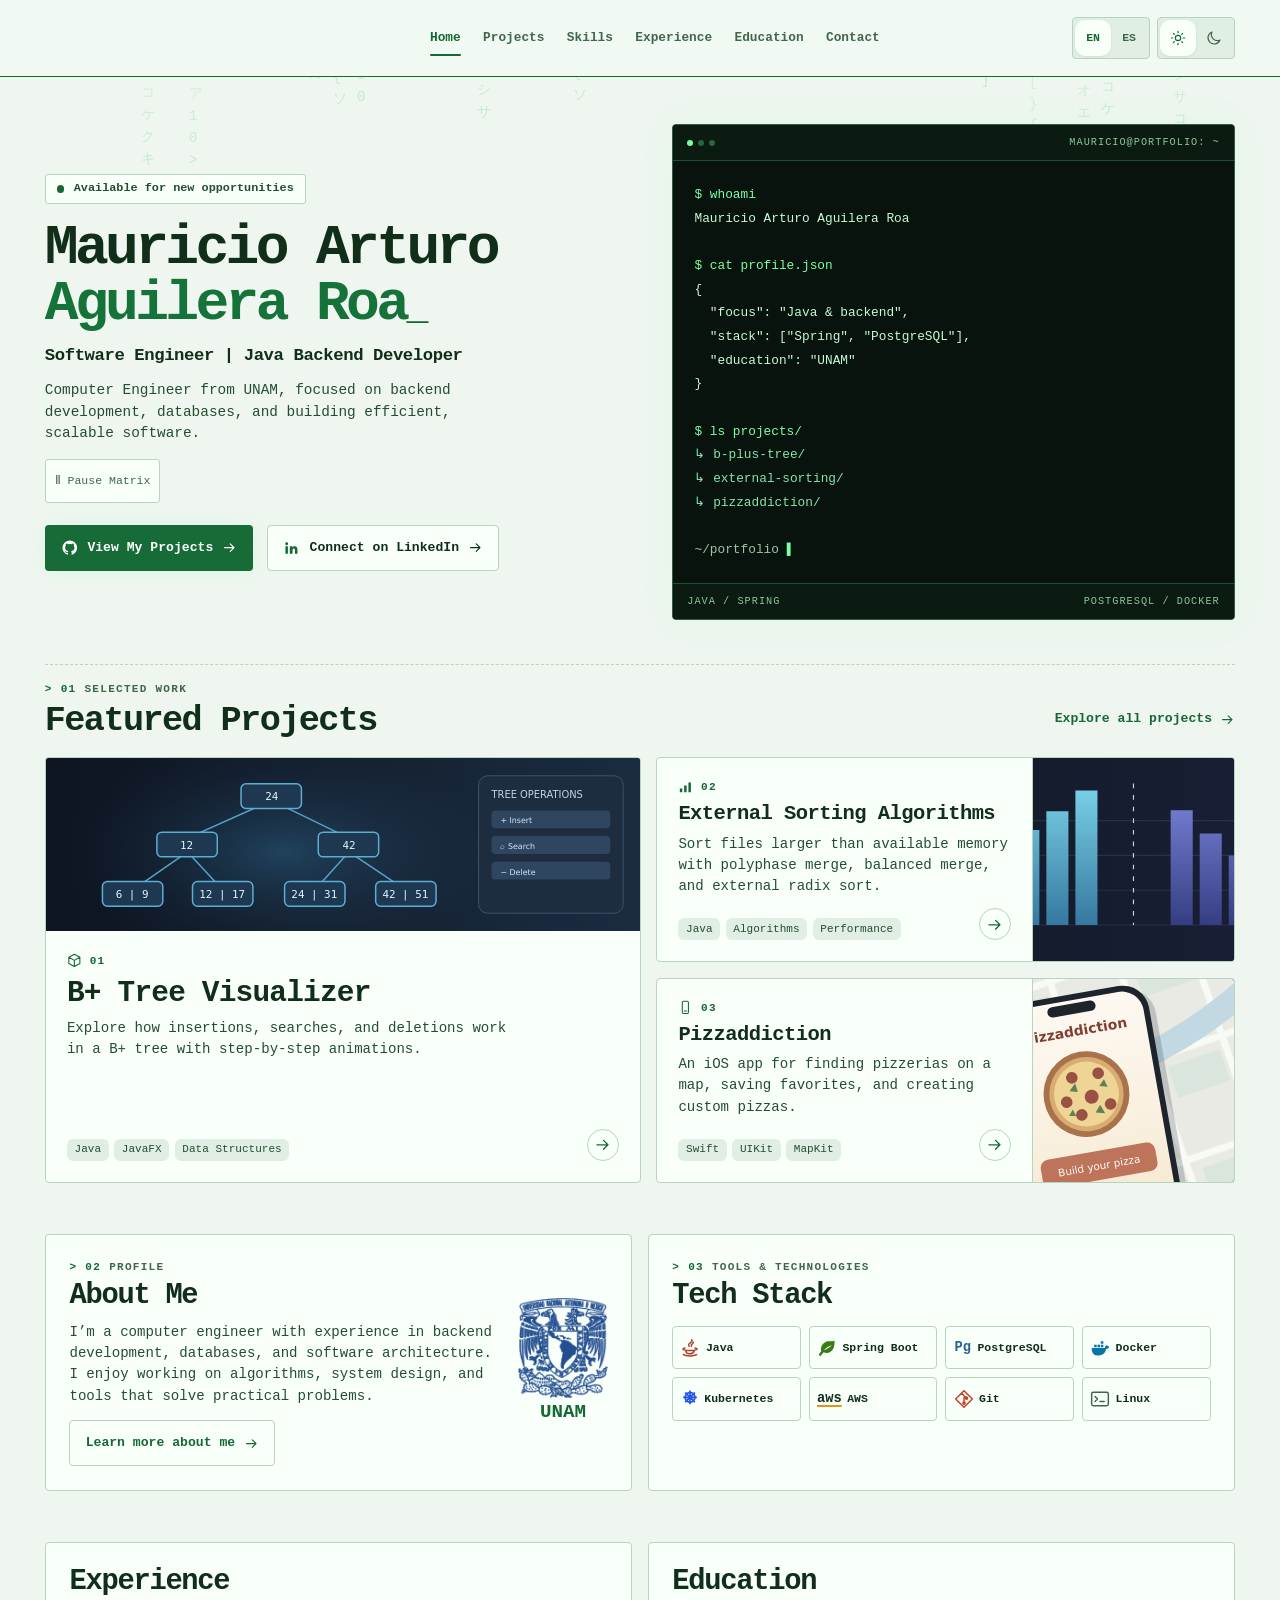
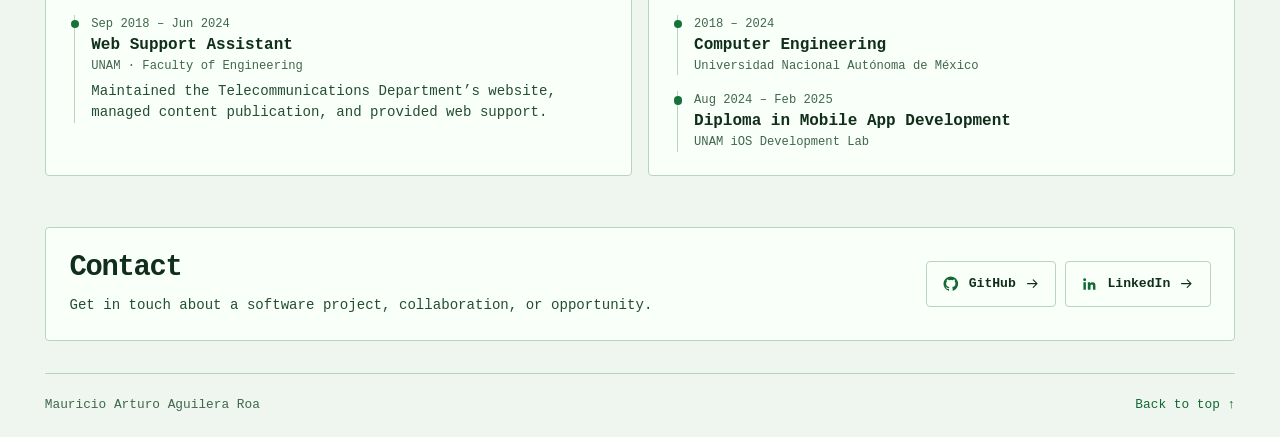
<file: index.html>
<!doctype html>
<html lang="en">
<head>

  <meta charset="utf-8">
  <meta name="viewport" content="width=device-width, initial-scale=1">
  <meta name="color-scheme" content="light dark">
  <title>Mauricio Aguilera Roa | Java Backend Developer</title>
  <meta name="description" content="Software portfolio of Mauricio Arturo Aguilera Roa, a computer engineer from UNAM. Explore Java, backend development, algorithms, and iOS projects.">
  <meta property="og:type" content="website">
  <meta property="og:locale" content="en_US">
  <meta property="og:title" content="Mauricio Aguilera Roa | Java Backend Developer">
  <meta property="og:description" content="Software portfolio of Mauricio Arturo Aguilera Roa, a computer engineer from UNAM. Explore Java, backend development, algorithms, and iOS projects.">
  <meta name="twitter:card" content="summary">
  <link rel="icon" href="assets/favicon.svg" type="image/svg+xml">
  <script>
    try {
      const theme = localStorage.getItem("portfolio-theme");
      if (theme === "light" || theme === "dark") document.documentElement.dataset.theme = theme;
    } catch {}
  </script>
  <link rel="stylesheet" href="assets/styles.css">
  <script type="application/ld+json">
    {"@context":"https://schema.org","@type":"Person","name":"Mauricio Arturo Aguilera Roa","jobTitle":"Software Engineer | Java Backend Developer","sameAs":["https://github.com/MauricioART","https://www.linkedin.com/in/arturo-aguilera-roa-47a8821b5"],"knowsAbout":["Java","Spring Boot","PostgreSQL","Data structures","Algorithms"]}
  </script>
  <script src="assets/navigation.js" defer></script>
</head>
<body>
  <svg class="icon-library" xmlns="http://www.w3.org/2000/svg" aria-hidden="true">
    <symbol id="i-home" viewBox="0 0 24 24"><path d="m3 10 9-7 9 7M5 9v12h5v-7h4v7h5V9"/></symbol>
    <symbol id="i-stack" viewBox="0 0 24 24"><path d="m12 3 9 5-9 5-9-5 9-5ZM3 12l9 5 9-5M3 16l9 5 9-5"/></symbol>
    <symbol id="i-briefcase" viewBox="0 0 24 24"><rect x="3" y="7" width="18" height="14" rx="2"/><path d="M8 7V4h8v3M3 12h18m-9 0v3"/></symbol>
    <symbol id="i-mail" viewBox="0 0 24 24"><rect x="3" y="5" width="18" height="14" rx="2"/><path d="m4 7 8 6 8-6"/></symbol>
    <symbol id="i-github" viewBox="0 0 24 24"><path fill="currentColor" stroke="none" d="M12 2a10 10 0 0 0-3.16 19.49c.5.09.68-.22.68-.48v-1.87c-2.78.6-3.37-1.18-3.37-1.18-.46-1.16-1.11-1.47-1.11-1.47-.91-.62.07-.61.07-.61 1 .07 1.53 1.03 1.53 1.03.89 1.53 2.34 1.09 2.91.83.09-.65.35-1.09.63-1.34-2.22-.25-4.55-1.11-4.55-4.94 0-1.09.39-1.99 1.03-2.69-.1-.25-.45-1.27.1-2.65 0 0 .84-.27 2.75 1.03A9.58 9.58 0 0 1 12 6.82c.85 0 1.7.11 2.5.34 1.91-1.3 2.75-1.03 2.75-1.03.55 1.38.2 2.4.1 2.65.64.7 1.03 1.6 1.03 2.69 0 3.84-2.34 4.68-4.57 4.93.36.31.68.92.68 1.85v2.76c0 .27.18.58.69.48A10 10 0 0 0 12 2Z"/></symbol>
    <symbol id="i-linkedin" viewBox="0 0 24 24"><path fill="currentColor" stroke="none" d="M5 8.5A2 2 0 1 0 5 4.5a2 2 0 0 0 0 4ZM3.3 10h3.4v10H3.3zm6 0h3.2v1.4h.05a3.5 3.5 0 0 1 3.15-1.65c3.37 0 4 2.2 4 5.08V20h-3.4v-4.6c0-1.1-.02-2.52-1.53-2.52-1.54 0-1.77 1.2-1.77 2.44V20H9.3z"/></symbol>
    <symbol id="i-arrow" viewBox="0 0 24 24"><path d="M4 12h15m-6-6 6 6-6 6"/></symbol>
    <symbol id="i-code" viewBox="0 0 24 24"><path d="m7 6-5 6 5 6m10-12 5 6-5 6M14 4l-4 16"/></symbol>
    <symbol id="i-school" viewBox="0 0 24 24"><path d="m2 8 10-5 10 5-10 5-10-5Zm4 2v7c3 4 9 4 12 0v-7m4-2v9"/></symbol>
    <symbol id="i-sun" viewBox="0 0 24 24"><circle cx="12" cy="12" r="4"/><path d="M12 2v2m0 16v2M2 12h2m16 0h2M5 5l1.5 1.5m11 11L19 19M5 19l1.5-1.5m11-11L19 5"/></symbol>
    <symbol id="i-moon" viewBox="0 0 24 24"><path d="M21 15a9 9 0 0 1-12-12A9.3 9.3 0 1 0 21 15Z"/></symbol>
    <symbol id="i-cube" viewBox="0 0 24 24"><path d="m12 2 9 5v10l-9 5-9-5V7l9-5Zm0 10 9-5m-9 5L3 7m9 5v10"/></symbol>
    <symbol id="i-bars" viewBox="0 0 24 24"><path d="M3 20h4v-6H3zm7 0h4V9h-4zm7 0h4V4h-4z" fill="currentColor" stroke="none"/></symbol>
    <symbol id="i-phone" viewBox="0 0 24 24"><rect x="7" y="2" width="10" height="20" rx="2"/><path d="M10 18h4"/></symbol>
    <symbol id="i-java" viewBox="0 0 24 24"><path d="M14 2c3 3-6 4-3 8m5-5c0 2-4 3-2 5M6 12c-5 1-2 3 6 3s11-2 6-3M7 16c1 4 8 4 10 0m-13 4c3 2 13 2 16 0"/></symbol>
    <symbol id="i-leaf" viewBox="0 0 24 24"><path fill="currentColor" stroke="none" d="M21 3c-4 2-7 0-11 2-4 2-6 6-5 11L2 20l2 2 4-5c7 3 14-2 13-14ZM8 15c3-4 7-5 10-7-2 3-6 5-10 7Z"/></symbol>
    <symbol id="i-docker" viewBox="0 0 24 24"><path fill="currentColor" stroke="none" d="M2 12h16c0-2 1-3 2-4 0 1 1 2 3 2 0 3-3 3-4 4-1 5-5 7-10 7-5 0-7-4-7-9Zm3-4h3v3H5zm4 0h3v3H9zm4 0h3v3h-3zm0-4h3v3h-3z"/></symbol>
    <symbol id="i-git" viewBox="0 0 24 24"><path d="m12 2 10 10-10 10L2 12 12 2Zm-3 3 6 6m-3-3v9"/><circle cx="15" cy="11" r="1.3"/><circle cx="12" cy="17" r="1.3"/></symbol>
    <symbol id="i-terminal" viewBox="0 0 24 24"><rect x="2" y="4" width="20" height="16" rx="2"/><path d="m6 9 3 3-3 3m6 0h5"/></symbol>
</svg>
  <a class="skip-link" href="#home">Skip to content</a>

  <header class="site-header">
    <div class="shell header-inner">
      <a class="brand" href="#home" aria-label="Mauricio Arturo Aguilera Roa · Home">
        <img src="assets/favicon.svg" width="44" height="33" alt="">
        <span>Mauricio Aguilera <small>Software engineer</small></span>
      </a>
      <nav class="navigation" aria-label="Main navigation">
        <a href="#home" aria-current="location">Home</a>
        <a href="#projects">Projects</a>
        <a href="#skills">Skills</a>
        <a href="#experience">Experience</a>
        <a href="#education">Education</a>
        <a href="#contact">Contact</a>
      </nav>
      <div class="preferences">
        <nav class="language" aria-label="Language">
          <a href="./index.html" lang="en" hreflang="en" aria-label="English" aria-current="page">EN</a>
          <a href="es/index.html" lang="es" hreflang="es" aria-label="Español" >ES</a>
        </nav>
        <div class="theme" role="group" aria-label="Color theme" hidden>
          <button type="button" data-theme-option="light" aria-pressed="false" aria-label="Light mode" title="Light mode"><svg class="icon" aria-hidden="true"><use href="#i-sun"/></svg></button>
          <button type="button" data-theme-option="dark" aria-pressed="false" aria-label="Dark mode" title="Dark mode"><svg class="icon" aria-hidden="true"><use href="#i-moon"/></svg></button>
        </div>
      </div>
    </div>
  </header>

  <main id="home" class="shell page" tabindex="-1">
    <header class="hero" aria-labelledby="intro"><canvas class="matrix-rain" aria-hidden="true"></canvas>
      <div class="hero-copy">
        <p class="availability">Available for new opportunities</p>
        <h1 id="intro">Mauricio Arturo <span>Aguilera Roa</span></h1>
        <p class="hero-role">Software Engineer | Java Backend Developer</p>
        <p class="hero-summary">Computer Engineer from UNAM, focused on backend development, databases, and building efficient, scalable software.</p><button class="motion-control" type="button" aria-pressed="false" hidden>Matrix</button>
        <div class="hero-actions">
          <a class="button primary" href="#projects"><svg class="icon" aria-hidden="true"><use href="#i-github"/></svg> View My Projects <svg class="icon" aria-hidden="true"><use href="#i-arrow"/></svg></a>
          <a class="button secondary" href="https://www.linkedin.com/in/arturo-aguilera-roa-47a8821b5"><svg class="icon" aria-hidden="true"><use href="#i-linkedin"/></svg> Connect on LinkedIn <svg class="icon" aria-hidden="true"><use href="#i-arrow"/></svg></a>
        </div>
      </div>
      <div class="hero-art" aria-hidden="true">
        <div class="art-label"><span class="art-lights"><i></i><i></i><i></i></span><span>MAURICIO@PORTFOLIO: ~</span></div>
        <pre class="terminal-code"><span class="command">$ whoami</span>
Mauricio Arturo Aguilera Roa

<span class="command">$ cat profile.json</span>
{
  "focus": "Java &amp; backend",
  "stack": ["Spring", "PostgreSQL"],
  "education": "UNAM"
}

<span class="command">$ ls projects/</span>
<span class="success">↳ b-plus-tree/
↳ external-sorting/
↳ pizzaddiction/</span>

<span class="dim">~/portfolio</span> <span class="command">▌</span></pre>
        <div class="art-label"><span>JAVA / SPRING</span><span>POSTGRESQL / DOCKER</span></div>
      </div>
    </header>

    <section id="projects" class="section" aria-labelledby="project-title">
      <div class="section-heading">
        <div>
          <p class="section-kicker"><span>01</span> Selected work</p>
          <h2 id="project-title">Featured Projects</h2>
        </div>
        <a class="text-link" href="https://github.com/MauricioART?tab=repositories">Explore all projects <svg class="icon" aria-hidden="true"><use href="#i-arrow"/></svg></a>
      </div>
      <div class="project-grid">
        <article class="project project-featured" data-reveal>
      <div class="project-media"><img class="project-image" src="assets/b-plus-tree.svg" alt="" width="600" height="175" decoding="async"></div>
      <div class="project-body">
        <p class="project-index"><svg class="icon" aria-hidden="true"><use href="#i-cube"/></svg> <span>01</span></p>
        <h3><a href="https://github.com/MauricioART/B-Tree-Algorithm">B+ Tree Visualizer</a></h3>
        <p>Explore how insertions, searches, and deletions work in a B+ tree with step-by-step animations.</p>
        <div class="project-meta">
          <ul class="tags"><li>Java</li><li>JavaFX</li><li>Data Structures</li></ul>
          <span class="project-arrow" aria-hidden="true"><svg class="icon" aria-hidden="true"><use href="#i-arrow"/></svg></span>
        </div>
      </div>
    </article>
          <article class="project project-compact" data-reveal>
      <div class="project-media"><img class="project-image" src="assets/sorting.svg" alt="" width="600" height="175" decoding="async"></div>
      <div class="project-body">
        <p class="project-index"><svg class="icon" aria-hidden="true"><use href="#i-bars"/></svg> <span>02</span></p>
        <h3><a href="https://github.com/MauricioART/External-Sorting-Algorithms">External Sorting Algorithms</a></h3>
        <p>Sort files larger than available memory with polyphase merge, balanced merge, and external radix sort.</p>
        <div class="project-meta">
          <ul class="tags"><li>Java</li><li>Algorithms</li><li>Performance</li></ul>
          <span class="project-arrow" aria-hidden="true"><svg class="icon" aria-hidden="true"><use href="#i-arrow"/></svg></span>
        </div>
      </div>
    </article>
          <article class="project project-compact" data-reveal>
      <div class="project-media"><img class="project-image" src="assets/pizza.svg" alt="" width="600" height="175" decoding="async"></div>
      <div class="project-body">
        <p class="project-index"><svg class="icon" aria-hidden="true"><use href="#i-phone"/></svg> <span>03</span></p>
        <h3><a href="https://github.com/MauricioART/Pizzaddiction">Pizzaddiction</a></h3>
        <p>An iOS app for finding pizzerias on a map, saving favorites, and creating custom pizzas.</p>
        <div class="project-meta">
          <ul class="tags"><li>Swift</li><li>UIKit</li><li>MapKit</li></ul>
          <span class="project-arrow" aria-hidden="true"><svg class="icon" aria-hidden="true"><use href="#i-arrow"/></svg></span>
        </div>
      </div>
    </article>
      </div>
    </section>

    <div class="overview section">
      <section id="about" class="panel about-panel" aria-labelledby="about-title" data-reveal>
        <p class="section-kicker"><span>02</span> Profile</p>
        <h2 id="about-title">About Me</h2>
        <p>I’m a computer engineer with experience in backend development, databases, and software architecture. I enjoy working on algorithms, system design, and tools that solve practical problems.</p>
        <a class="button outline" href="#education">Learn more about me <svg class="icon" aria-hidden="true"><use href="#i-arrow"/></svg></a>
        <figure class="unam">
          <img src="assets/unam.webp" width="196" height="220" alt="Coat of arms of the National Autonomous University of Mexico" decoding="async" loading="lazy">
          <figcaption>UNAM</figcaption>
        </figure>
      </section>

      <section id="skills" class="panel" aria-labelledby="skills-title" data-reveal>
        <p class="section-kicker"><span>03</span> Tools &amp; technologies</p>
        <h2 id="skills-title">Tech Stack</h2>
        <ul class="tech-grid" aria-label="Skills">
          <li><span class="tech-icon java"><svg class="icon" aria-hidden="true"><use href="#i-java"/></svg></span>Java</li>
          <li><span class="tech-icon spring"><svg class="icon" aria-hidden="true"><use href="#i-leaf"/></svg></span>Spring Boot</li>
          <li><span class="tech-icon postgres" aria-hidden="true">Pg</span>PostgreSQL</li>
          <li><span class="tech-icon docker"><svg class="icon" aria-hidden="true"><use href="#i-docker"/></svg></span>Docker</li>
          <li><span class="tech-icon kube" aria-hidden="true">⎈</span>Kubernetes</li>
          <li><span class="tech-icon aws" aria-hidden="true">aws</span>AWS</li>
          <li><span class="tech-icon git"><svg class="icon" aria-hidden="true"><use href="#i-git"/></svg></span>Git</li>
          <li><span class="tech-icon linux"><svg class="icon" aria-hidden="true"><use href="#i-terminal"/></svg></span>Linux</li>
        </ul>
      </section>
    </div>

    <div class="details section">
      <section id="experience" class="panel" aria-labelledby="experience-title" data-reveal>
        <h2 id="experience-title">Experience</h2>
        <article class="timeline">
          <p class="dates"><time datetime="2018-09">Sep 2018</time> – <time datetime="2024-06">Jun 2024</time></p>
          <h3>Web Support Assistant</h3>
          <p class="organization">UNAM · Faculty of Engineering</p>
          <p>Maintained the Telecommunications Department’s website, managed content publication, and provided web support.</p>
        </article>
      </section>
      <section id="education" class="panel" aria-labelledby="education-title" data-reveal>
        <h2 id="education-title">Education</h2>
        <article class="timeline">
          <p class="dates"><time datetime="2018">2018</time> – <time datetime="2024">2024</time></p>
          <h3>Computer Engineering</h3>
          <p class="organization">Universidad Nacional Autónoma de México</p>
        </article>
        <article class="timeline">
          <p class="dates"><time datetime="2024-08">Aug 2024</time> – <time datetime="2025-02">Feb 2025</time></p>
          <h3>Diploma in Mobile App Development</h3>
          <p class="organization">UNAM iOS Development Lab</p>
        </article>
      </section>
    </div>

    <section id="contact" class="contact panel section" aria-labelledby="contact-title" data-reveal>
      <div><h2 id="contact-title">Contact</h2><p>Get in touch about a software project, collaboration, or opportunity.</p></div>
      <div class="contact-links">
        <a class="button secondary" href="https://github.com/MauricioART"><svg class="icon" aria-hidden="true"><use href="#i-github"/></svg> GitHub <svg class="icon" aria-hidden="true"><use href="#i-arrow"/></svg></a>
        <a class="button secondary" href="https://www.linkedin.com/in/arturo-aguilera-roa-47a8821b5"><svg class="icon" aria-hidden="true"><use href="#i-linkedin"/></svg> LinkedIn <svg class="icon" aria-hidden="true"><use href="#i-arrow"/></svg></a>
      </div>
    </section>
  </main>
  <footer class="shell site-footer"><span>Mauricio Arturo Aguilera Roa</span><a href="#home">Back to top ↑</a></footer>
</body>
</html>
</file>
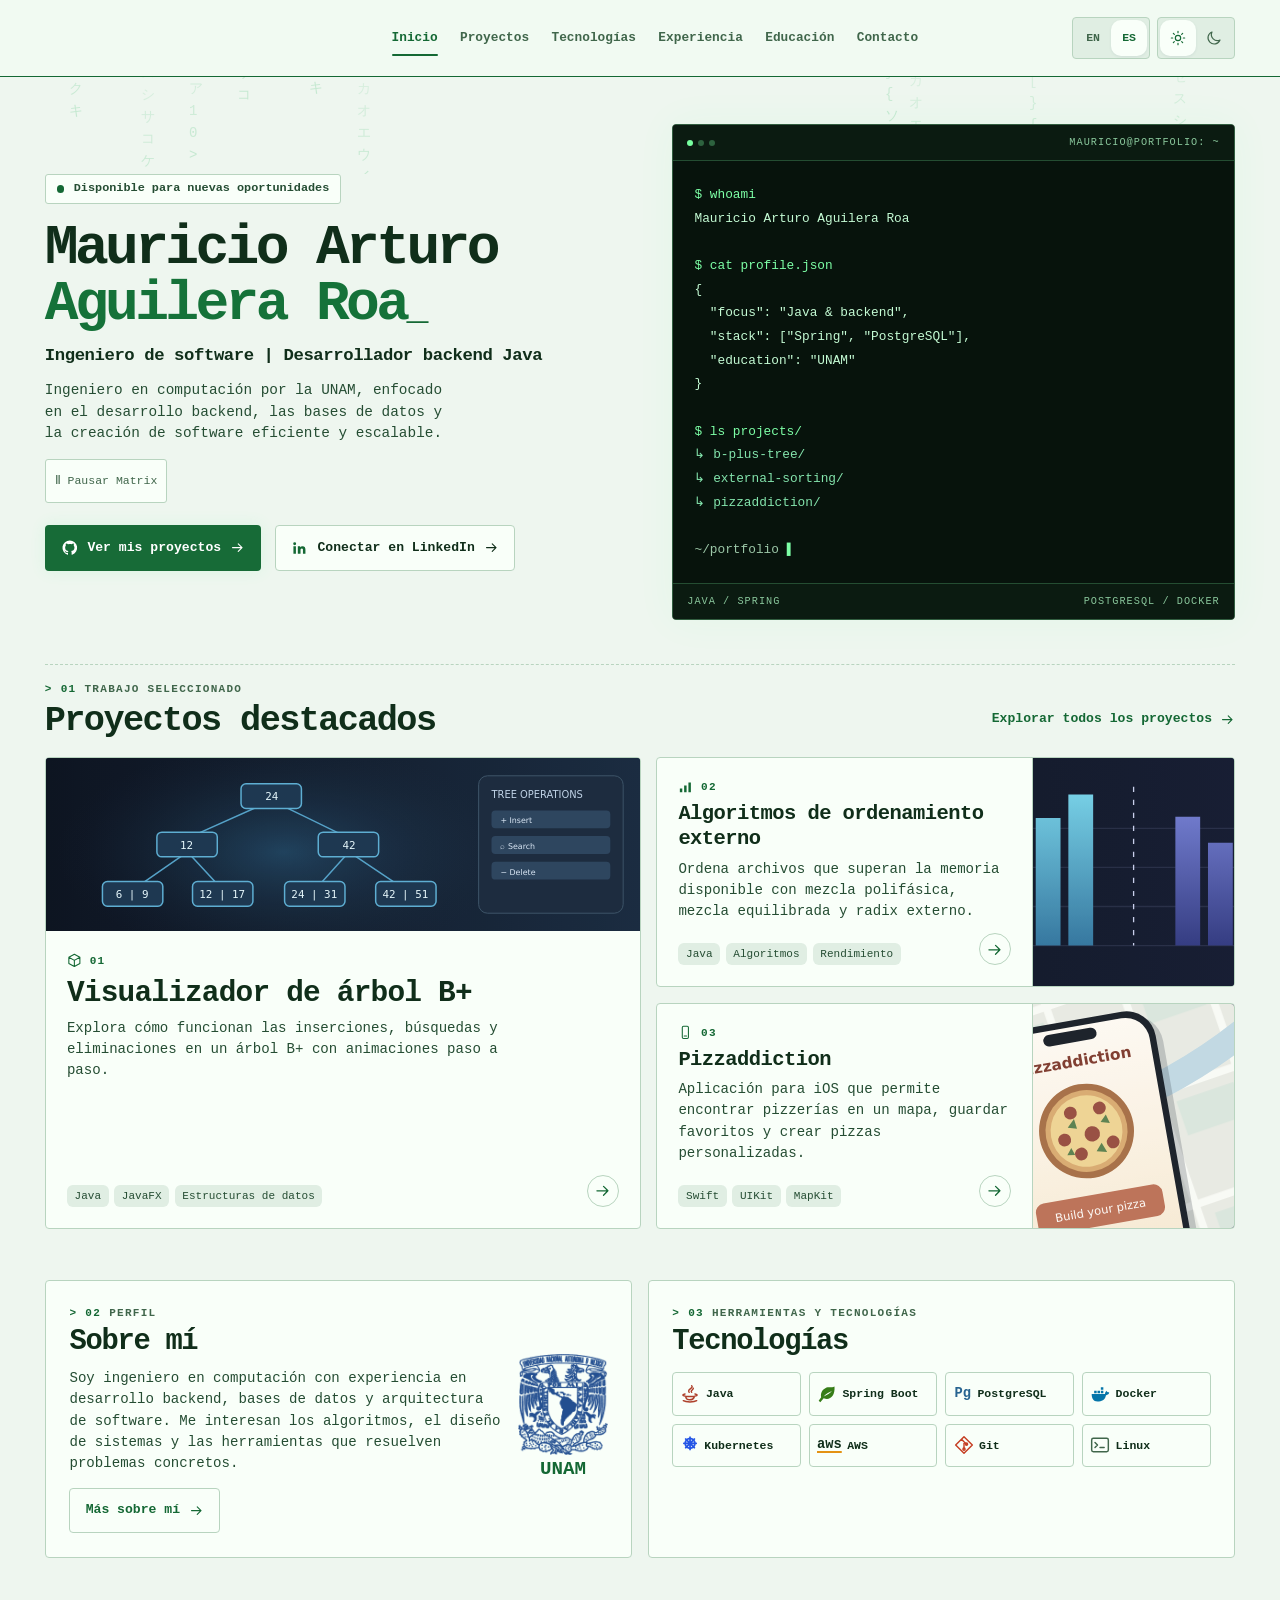
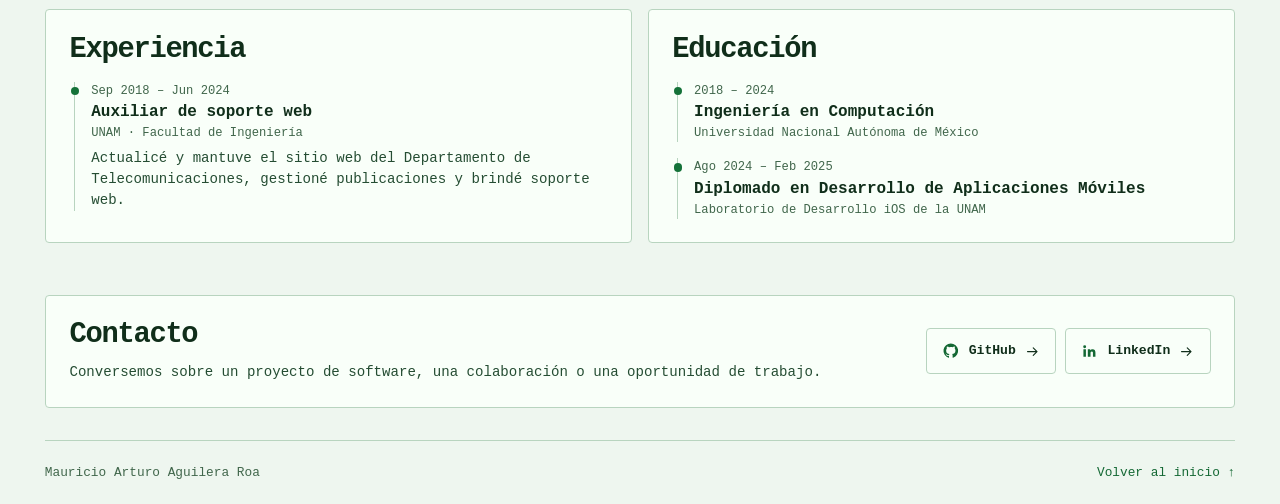
<file: es/index.html>
<!doctype html>
<html lang="es">
<head>

  <meta charset="utf-8">
  <meta name="viewport" content="width=device-width, initial-scale=1">
  <meta name="color-scheme" content="light dark">
  <title>Mauricio Aguilera Roa | Desarrollador backend Java</title>
  <meta name="description" content="Portafolio de Mauricio Arturo Aguilera Roa, ingeniero en computación por la UNAM. Proyectos de Java, desarrollo backend, algoritmos e iOS.">
  <meta property="og:type" content="website">
  <meta property="og:locale" content="es_MX">
  <meta property="og:title" content="Mauricio Aguilera Roa | Desarrollador backend Java">
  <meta property="og:description" content="Portafolio de Mauricio Arturo Aguilera Roa, ingeniero en computación por la UNAM. Proyectos de Java, desarrollo backend, algoritmos e iOS.">
  <meta name="twitter:card" content="summary">
  <link rel="icon" href="../assets/favicon.svg" type="image/svg+xml">
  <script>
    try {
      const theme = localStorage.getItem("portfolio-theme");
      if (theme === "light" || theme === "dark") document.documentElement.dataset.theme = theme;
    } catch {}
  </script>
  <link rel="stylesheet" href="../assets/styles.css">
  <script type="application/ld+json">
    {"@context":"https://schema.org","@type":"Person","name":"Mauricio Arturo Aguilera Roa","jobTitle":"Ingeniero de software | Desarrollador backend Java","sameAs":["https://github.com/MauricioART","https://www.linkedin.com/in/arturo-aguilera-roa-47a8821b5"],"knowsAbout":["Java","Spring Boot","PostgreSQL","Data structures","Algorithms"]}
  </script>
  <script src="../assets/navigation.js" defer></script>
</head>
<body>
  <svg class="icon-library" xmlns="http://www.w3.org/2000/svg" aria-hidden="true">
    <symbol id="i-home" viewBox="0 0 24 24"><path d="m3 10 9-7 9 7M5 9v12h5v-7h4v7h5V9"/></symbol>
    <symbol id="i-stack" viewBox="0 0 24 24"><path d="m12 3 9 5-9 5-9-5 9-5ZM3 12l9 5 9-5M3 16l9 5 9-5"/></symbol>
    <symbol id="i-briefcase" viewBox="0 0 24 24"><rect x="3" y="7" width="18" height="14" rx="2"/><path d="M8 7V4h8v3M3 12h18m-9 0v3"/></symbol>
    <symbol id="i-mail" viewBox="0 0 24 24"><rect x="3" y="5" width="18" height="14" rx="2"/><path d="m4 7 8 6 8-6"/></symbol>
    <symbol id="i-github" viewBox="0 0 24 24"><path fill="currentColor" stroke="none" d="M12 2a10 10 0 0 0-3.16 19.49c.5.09.68-.22.68-.48v-1.87c-2.78.6-3.37-1.18-3.37-1.18-.46-1.16-1.11-1.47-1.11-1.47-.91-.62.07-.61.07-.61 1 .07 1.53 1.03 1.53 1.03.89 1.53 2.34 1.09 2.91.83.09-.65.35-1.09.63-1.34-2.22-.25-4.55-1.11-4.55-4.94 0-1.09.39-1.99 1.03-2.69-.1-.25-.45-1.27.1-2.65 0 0 .84-.27 2.75 1.03A9.58 9.58 0 0 1 12 6.82c.85 0 1.7.11 2.5.34 1.91-1.3 2.75-1.03 2.75-1.03.55 1.38.2 2.4.1 2.65.64.7 1.03 1.6 1.03 2.69 0 3.84-2.34 4.68-4.57 4.93.36.31.68.92.68 1.85v2.76c0 .27.18.58.69.48A10 10 0 0 0 12 2Z"/></symbol>
    <symbol id="i-linkedin" viewBox="0 0 24 24"><path fill="currentColor" stroke="none" d="M5 8.5A2 2 0 1 0 5 4.5a2 2 0 0 0 0 4ZM3.3 10h3.4v10H3.3zm6 0h3.2v1.4h.05a3.5 3.5 0 0 1 3.15-1.65c3.37 0 4 2.2 4 5.08V20h-3.4v-4.6c0-1.1-.02-2.52-1.53-2.52-1.54 0-1.77 1.2-1.77 2.44V20H9.3z"/></symbol>
    <symbol id="i-arrow" viewBox="0 0 24 24"><path d="M4 12h15m-6-6 6 6-6 6"/></symbol>
    <symbol id="i-code" viewBox="0 0 24 24"><path d="m7 6-5 6 5 6m10-12 5 6-5 6M14 4l-4 16"/></symbol>
    <symbol id="i-school" viewBox="0 0 24 24"><path d="m2 8 10-5 10 5-10 5-10-5Zm4 2v7c3 4 9 4 12 0v-7m4-2v9"/></symbol>
    <symbol id="i-sun" viewBox="0 0 24 24"><circle cx="12" cy="12" r="4"/><path d="M12 2v2m0 16v2M2 12h2m16 0h2M5 5l1.5 1.5m11 11L19 19M5 19l1.5-1.5m11-11L19 5"/></symbol>
    <symbol id="i-moon" viewBox="0 0 24 24"><path d="M21 15a9 9 0 0 1-12-12A9.3 9.3 0 1 0 21 15Z"/></symbol>
    <symbol id="i-cube" viewBox="0 0 24 24"><path d="m12 2 9 5v10l-9 5-9-5V7l9-5Zm0 10 9-5m-9 5L3 7m9 5v10"/></symbol>
    <symbol id="i-bars" viewBox="0 0 24 24"><path d="M3 20h4v-6H3zm7 0h4V9h-4zm7 0h4V4h-4z" fill="currentColor" stroke="none"/></symbol>
    <symbol id="i-phone" viewBox="0 0 24 24"><rect x="7" y="2" width="10" height="20" rx="2"/><path d="M10 18h4"/></symbol>
    <symbol id="i-java" viewBox="0 0 24 24"><path d="M14 2c3 3-6 4-3 8m5-5c0 2-4 3-2 5M6 12c-5 1-2 3 6 3s11-2 6-3M7 16c1 4 8 4 10 0m-13 4c3 2 13 2 16 0"/></symbol>
    <symbol id="i-leaf" viewBox="0 0 24 24"><path fill="currentColor" stroke="none" d="M21 3c-4 2-7 0-11 2-4 2-6 6-5 11L2 20l2 2 4-5c7 3 14-2 13-14ZM8 15c3-4 7-5 10-7-2 3-6 5-10 7Z"/></symbol>
    <symbol id="i-docker" viewBox="0 0 24 24"><path fill="currentColor" stroke="none" d="M2 12h16c0-2 1-3 2-4 0 1 1 2 3 2 0 3-3 3-4 4-1 5-5 7-10 7-5 0-7-4-7-9Zm3-4h3v3H5zm4 0h3v3H9zm4 0h3v3h-3zm0-4h3v3h-3z"/></symbol>
    <symbol id="i-git" viewBox="0 0 24 24"><path d="m12 2 10 10-10 10L2 12 12 2Zm-3 3 6 6m-3-3v9"/><circle cx="15" cy="11" r="1.3"/><circle cx="12" cy="17" r="1.3"/></symbol>
    <symbol id="i-terminal" viewBox="0 0 24 24"><rect x="2" y="4" width="20" height="16" rx="2"/><path d="m6 9 3 3-3 3m6 0h5"/></symbol>
</svg>
  <a class="skip-link" href="#home">Saltar al contenido</a>

  <header class="site-header">
    <div class="shell header-inner">
      <a class="brand" href="#home" aria-label="Mauricio Arturo Aguilera Roa · Inicio">
        <img src="../assets/favicon.svg" width="44" height="33" alt="">
        <span>Mauricio Aguilera <small>Ingeniero de software</small></span>
      </a>
      <nav class="navigation" aria-label="Navegación principal">
        <a href="#home" aria-current="location">Inicio</a>
        <a href="#projects">Proyectos</a>
        <a href="#skills">Tecnologías</a>
        <a href="#experience">Experiencia</a>
        <a href="#education">Educación</a>
        <a href="#contact">Contacto</a>
      </nav>
      <div class="preferences">
        <nav class="language" aria-label="Idioma">
          <a href="../index.html" lang="en" hreflang="en" aria-label="English" >EN</a>
          <a href="./index.html" lang="es" hreflang="es" aria-label="Español" aria-current="page">ES</a>
        </nav>
        <div class="theme" role="group" aria-label="Tema de color" hidden>
          <button type="button" data-theme-option="light" aria-pressed="false" aria-label="Modo claro" title="Modo claro"><svg class="icon" aria-hidden="true"><use href="#i-sun"/></svg></button>
          <button type="button" data-theme-option="dark" aria-pressed="false" aria-label="Modo oscuro" title="Modo oscuro"><svg class="icon" aria-hidden="true"><use href="#i-moon"/></svg></button>
        </div>
      </div>
    </div>
  </header>

  <main id="home" class="shell page" tabindex="-1">
    <header class="hero" aria-labelledby="intro"><canvas class="matrix-rain" aria-hidden="true"></canvas>
      <div class="hero-copy">
        <p class="availability">Disponible para nuevas oportunidades</p>
        <h1 id="intro">Mauricio Arturo <span>Aguilera Roa</span></h1>
        <p class="hero-role">Ingeniero de software | Desarrollador backend Java</p>
        <p class="hero-summary">Ingeniero en computación por la UNAM, enfocado en el desarrollo backend, las bases de datos y la creación de software eficiente y escalable.</p><button class="motion-control" type="button" aria-pressed="false" hidden>Matrix</button>
        <div class="hero-actions">
          <a class="button primary" href="#projects"><svg class="icon" aria-hidden="true"><use href="#i-github"/></svg> Ver mis proyectos <svg class="icon" aria-hidden="true"><use href="#i-arrow"/></svg></a>
          <a class="button secondary" href="https://www.linkedin.com/in/arturo-aguilera-roa-47a8821b5"><svg class="icon" aria-hidden="true"><use href="#i-linkedin"/></svg> Conectar en LinkedIn <svg class="icon" aria-hidden="true"><use href="#i-arrow"/></svg></a>
        </div>
      </div>
      <div class="hero-art" aria-hidden="true">
        <div class="art-label"><span class="art-lights"><i></i><i></i><i></i></span><span>MAURICIO@PORTFOLIO: ~</span></div>
        <pre class="terminal-code"><span class="command">$ whoami</span>
Mauricio Arturo Aguilera Roa

<span class="command">$ cat profile.json</span>
{
  "focus": "Java &amp; backend",
  "stack": ["Spring", "PostgreSQL"],
  "education": "UNAM"
}

<span class="command">$ ls projects/</span>
<span class="success">↳ b-plus-tree/
↳ external-sorting/
↳ pizzaddiction/</span>

<span class="dim">~/portfolio</span> <span class="command">▌</span></pre>
        <div class="art-label"><span>JAVA / SPRING</span><span>POSTGRESQL / DOCKER</span></div>
      </div>
    </header>

    <section id="projects" class="section" aria-labelledby="project-title">
      <div class="section-heading">
        <div>
          <p class="section-kicker"><span>01</span> Trabajo seleccionado</p>
          <h2 id="project-title">Proyectos destacados</h2>
        </div>
        <a class="text-link" href="https://github.com/MauricioART?tab=repositories">Explorar todos los proyectos <svg class="icon" aria-hidden="true"><use href="#i-arrow"/></svg></a>
      </div>
      <div class="project-grid">
        <article class="project project-featured" data-reveal>
      <div class="project-media"><img class="project-image" src="../assets/b-plus-tree.svg" alt="" width="600" height="175" decoding="async"></div>
      <div class="project-body">
        <p class="project-index"><svg class="icon" aria-hidden="true"><use href="#i-cube"/></svg> <span>01</span></p>
        <h3><a href="https://github.com/MauricioART/B-Tree-Algorithm">Visualizador de árbol B+</a></h3>
        <p>Explora cómo funcionan las inserciones, búsquedas y eliminaciones en un árbol B+ con animaciones paso a paso.</p>
        <div class="project-meta">
          <ul class="tags"><li>Java</li><li>JavaFX</li><li>Estructuras de datos</li></ul>
          <span class="project-arrow" aria-hidden="true"><svg class="icon" aria-hidden="true"><use href="#i-arrow"/></svg></span>
        </div>
      </div>
    </article>
          <article class="project project-compact" data-reveal>
      <div class="project-media"><img class="project-image" src="../assets/sorting.svg" alt="" width="600" height="175" decoding="async"></div>
      <div class="project-body">
        <p class="project-index"><svg class="icon" aria-hidden="true"><use href="#i-bars"/></svg> <span>02</span></p>
        <h3><a href="https://github.com/MauricioART/External-Sorting-Algorithms">Algoritmos de ordenamiento externo</a></h3>
        <p>Ordena archivos que superan la memoria disponible con mezcla polifásica, mezcla equilibrada y radix externo.</p>
        <div class="project-meta">
          <ul class="tags"><li>Java</li><li>Algoritmos</li><li>Rendimiento</li></ul>
          <span class="project-arrow" aria-hidden="true"><svg class="icon" aria-hidden="true"><use href="#i-arrow"/></svg></span>
        </div>
      </div>
    </article>
          <article class="project project-compact" data-reveal>
      <div class="project-media"><img class="project-image" src="../assets/pizza.svg" alt="" width="600" height="175" decoding="async"></div>
      <div class="project-body">
        <p class="project-index"><svg class="icon" aria-hidden="true"><use href="#i-phone"/></svg> <span>03</span></p>
        <h3><a href="https://github.com/MauricioART/Pizzaddiction">Pizzaddiction</a></h3>
        <p>Aplicación para iOS que permite encontrar pizzerías en un mapa, guardar favoritos y crear pizzas personalizadas.</p>
        <div class="project-meta">
          <ul class="tags"><li>Swift</li><li>UIKit</li><li>MapKit</li></ul>
          <span class="project-arrow" aria-hidden="true"><svg class="icon" aria-hidden="true"><use href="#i-arrow"/></svg></span>
        </div>
      </div>
    </article>
      </div>
    </section>

    <div class="overview section">
      <section id="about" class="panel about-panel" aria-labelledby="about-title" data-reveal>
        <p class="section-kicker"><span>02</span> Perfil</p>
        <h2 id="about-title">Sobre mí</h2>
        <p>Soy ingeniero en computación con experiencia en desarrollo backend, bases de datos y arquitectura de software. Me interesan los algoritmos, el diseño de sistemas y las herramientas que resuelven problemas concretos.</p>
        <a class="button outline" href="#education">Más sobre mí <svg class="icon" aria-hidden="true"><use href="#i-arrow"/></svg></a>
        <figure class="unam">
          <img src="../assets/unam.webp" width="196" height="220" alt="Escudo de la Universidad Nacional Autónoma de México" decoding="async" loading="lazy">
          <figcaption>UNAM</figcaption>
        </figure>
      </section>

      <section id="skills" class="panel" aria-labelledby="skills-title" data-reveal>
        <p class="section-kicker"><span>03</span> Herramientas y tecnologías</p>
        <h2 id="skills-title">Tecnologías</h2>
        <ul class="tech-grid" aria-label="Tecnologías">
          <li><span class="tech-icon java"><svg class="icon" aria-hidden="true"><use href="#i-java"/></svg></span>Java</li>
          <li><span class="tech-icon spring"><svg class="icon" aria-hidden="true"><use href="#i-leaf"/></svg></span>Spring Boot</li>
          <li><span class="tech-icon postgres" aria-hidden="true">Pg</span>PostgreSQL</li>
          <li><span class="tech-icon docker"><svg class="icon" aria-hidden="true"><use href="#i-docker"/></svg></span>Docker</li>
          <li><span class="tech-icon kube" aria-hidden="true">⎈</span>Kubernetes</li>
          <li><span class="tech-icon aws" aria-hidden="true">aws</span>AWS</li>
          <li><span class="tech-icon git"><svg class="icon" aria-hidden="true"><use href="#i-git"/></svg></span>Git</li>
          <li><span class="tech-icon linux"><svg class="icon" aria-hidden="true"><use href="#i-terminal"/></svg></span>Linux</li>
        </ul>
      </section>
    </div>

    <div class="details section">
      <section id="experience" class="panel" aria-labelledby="experience-title" data-reveal>
        <h2 id="experience-title">Experiencia</h2>
        <article class="timeline">
          <p class="dates"><time datetime="2018-09">Sep 2018</time> – <time datetime="2024-06">Jun 2024</time></p>
          <h3>Auxiliar de soporte web</h3>
          <p class="organization">UNAM · Facultad de Ingeniería</p>
          <p>Actualicé y mantuve el sitio web del Departamento de Telecomunicaciones, gestioné publicaciones y brindé soporte web.</p>
        </article>
      </section>
      <section id="education" class="panel" aria-labelledby="education-title" data-reveal>
        <h2 id="education-title">Educación</h2>
        <article class="timeline">
          <p class="dates"><time datetime="2018">2018</time> – <time datetime="2024">2024</time></p>
          <h3>Ingeniería en Computación</h3>
          <p class="organization">Universidad Nacional Autónoma de México</p>
        </article>
        <article class="timeline">
          <p class="dates"><time datetime="2024-08">Ago 2024</time> – <time datetime="2025-02">Feb 2025</time></p>
          <h3>Diplomado en Desarrollo de Aplicaciones Móviles</h3>
          <p class="organization">Laboratorio de Desarrollo iOS de la UNAM</p>
        </article>
      </section>
    </div>

    <section id="contact" class="contact panel section" aria-labelledby="contact-title" data-reveal>
      <div><h2 id="contact-title">Contacto</h2><p>Conversemos sobre un proyecto de software, una colaboración o una oportunidad de trabajo.</p></div>
      <div class="contact-links">
        <a class="button secondary" href="https://github.com/MauricioART"><svg class="icon" aria-hidden="true"><use href="#i-github"/></svg> GitHub <svg class="icon" aria-hidden="true"><use href="#i-arrow"/></svg></a>
        <a class="button secondary" href="https://www.linkedin.com/in/arturo-aguilera-roa-47a8821b5"><svg class="icon" aria-hidden="true"><use href="#i-linkedin"/></svg> LinkedIn <svg class="icon" aria-hidden="true"><use href="#i-arrow"/></svg></a>
      </div>
    </section>
  </main>
  <footer class="shell site-footer"><span>Mauricio Arturo Aguilera Roa</span><a href="#home">Volver al inicio ↑</a></footer>
</body>
</html>
</file>
<file: assets/styles.css>
:root {
  color-scheme: light dark;
  --paper: light-dark(#f5f7fb, #0c101a);
  --surface: light-dark(#fff, #151d2c);
  --header: light-dark(#fcfdff, #101624);
  --ink: light-dark(#111c31, #eef3ff);
  --text: light-dark(#38465e, #c3cfe4);
  --muted: light-dark(#516178, #a8b7d0);
  --accent: light-dark(#2449bc, #a7b9ff);
  --headline: light-dark(#3156cd, #9fb4ff);
  --line: light-dark(#d9e1ee, #303e58);
  --soft: light-dark(#edf1f9, #222d44);
  --glow: light-dark(#e7edfe, #16243e);
  --shade: light-dark(#18325813, #04070e55);
  --brand-filter: none;
  --crest-filter: none;
  --brand-bright: brightness(0) saturate(100%) invert(80%) sepia(34%) saturate(1523%) hue-rotate(190deg);
  --crest-bright: brightness(1.9) saturate(.65);
  --curve: cubic-bezier(.22,.72,.25,1);
  --motion: 190ms var(--curve);
  font-family: system-ui, -apple-system, BlinkMacSystemFont, "Segoe UI", sans-serif;
  line-height: 1.5;
  color: var(--ink);
  background: var(--paper);
}
:root[data-theme="light"] { color-scheme: light; }
:root[data-theme="dark"] { color-scheme: dark; --brand-filter: var(--brand-bright); --crest-filter: var(--crest-bright); }
@media (prefers-color-scheme: dark) {
  :root:not([data-theme="light"]) { --brand-filter: var(--brand-bright); --crest-filter: var(--crest-bright); }
}

*, *::before, *::after { box-sizing: border-box; }
body, h1, h2, h3, p, figure { margin: 0; }
body { background: radial-gradient(ellipse 46rem 27rem at 76% 0%, var(--glow), transparent 98%); }
a { color: inherit; text-decoration: none; }
button { font: inherit; }
img { display: block; max-inline-size: 100%; block-size: auto; }
[hidden] { display: none !important; }
:focus-visible { outline: 2px solid var(--accent); outline-offset: 4px; }
:target { scroll-margin-block-start: 6.1rem; }
.shell { width: min(100% - clamp(2rem, 7vw, 8rem), 79rem); margin-inline: auto; }
.icon-library { position: absolute; width: 0; height: 0; overflow: hidden; }
.icon { width: 1.1rem; height: 1.1rem; flex: none; fill: none; stroke: currentColor; stroke-width: 1.75; stroke-linecap: round; stroke-linejoin: round; }
.skip-link { position: fixed; z-index: 5; inset: .55rem auto auto .55rem; padding: .65rem 1rem; border-radius: .55rem; background: var(--surface); transform: translateY(-160%); }
.skip-link:focus { transform: none; }

.site-header { position: sticky; top: 0; z-index: 3; background: var(--header); border-bottom: 1px solid var(--line); }
.header-inner { display: grid; grid-template-columns: auto minmax(0, 1fr) auto; align-items: center; gap: .75rem clamp(.8rem, 2.1vw, 2rem); min-height: 4.75rem; }
.brand { display: flex; align-items: center; gap: .7rem; min-height: 2.75rem; font-size: .87rem; font-weight: 740; line-height: 1.15; white-space: nowrap; visibility: hidden; }
.brand img { width: 2.5rem; filter: var(--brand-filter); }
.brand small { display: block; margin-top: .27rem; color: var(--muted); font-size: .66rem; font-weight: 550; }
.navigation { display: flex; align-items: center; justify-content: center; flex-wrap: wrap; gap: .1rem clamp(.3rem, .75vw, .75rem); }
.navigation a { position: relative; display: inline-flex; align-items: center; justify-content: center; min-height: 2.75rem; padding: .28rem .4rem; color: var(--muted); font-size: .8rem; font-weight: 625; white-space: nowrap; }
.navigation a::after { position: absolute; inset: auto .4rem .26rem; height: 2px; border-radius: 1rem; transform: scaleX(0); transform-origin: left; background: var(--accent); transition: transform var(--motion); content: ""; }
.navigation a:hover, .navigation a[aria-current] { color: var(--accent); }
.navigation a:hover::after, .navigation a[aria-current]::after { transform: scaleX(1); }

.preferences { display: flex; align-items: center; gap: .4rem; }
.language, .theme { display: inline-flex; padding: .14rem; border: 1px solid var(--line); border-radius: .8rem; background: var(--soft); }
.language a, .theme button { display: grid; place-items: center; min-width: 2.25rem; min-height: 2.2rem; padding: 0 .24rem; border: 0; border-radius: .62rem; background: transparent; color: var(--muted); font-size: .72rem; font-weight: 720; }
.theme button { cursor: pointer; }
.theme .icon { width: 1rem; height: 1rem; }
.language a[aria-current], .theme button[aria-pressed="true"] { color: var(--accent); background: var(--surface); box-shadow: 0 1px 3px var(--shade); }
.language a:hover, .theme button:hover { color: var(--accent); }

.page { padding-bottom: 2rem; }
.hero { display: grid; grid-template-columns: minmax(0, 1.02fr) minmax(0, 1fr); gap: clamp(1rem, 4.1vw, 4.5rem); align-items: center; padding-block: clamp(2.2rem, 3.7vw, 4rem) clamp(2.65rem, 3.4vw, 3.7rem); }
.availability { display: inline-flex; align-items: center; gap: .6rem; min-height: 1.85rem; padding: .25rem .7rem; border: 1px solid var(--line); border-radius: 2rem; background: var(--surface); color: var(--text); font-size: .74rem; font-weight: 630; }
.availability::before { width: .45rem; height: .45rem; border-radius: 50%; background: light-dark(#12864e, #54df9e); content: ""; }
h1 { margin: 1.1rem 0 .75rem; font-size: clamp(2.65rem, 5vw, 4.85rem); font-weight: 790; line-height: .99; letter-spacing: -.065em; text-wrap: balance; }
h1 span { display: block; color: var(--headline); }
.hero-role { font-size: clamp(1.02rem, 1.64vw, 1.5rem); font-weight: 680; line-height: 1.3; letter-spacing: -.024em; }
.hero-summary { max-width: 48ch; margin-top: .8rem; color: var(--text); font-size: clamp(.93rem, 1.15vw, 1.05rem); }
.hero-actions { display: flex; flex-wrap: wrap; gap: .6rem .85rem; margin-top: 1.4rem; }
.button { display: inline-flex; align-items: center; justify-content: center; gap: .55rem; min-height: 2.85rem; padding: .55rem .95rem; border: 1px solid transparent; border-radius: .73rem; font-size: .82rem; font-weight: 680; transition: transform var(--motion); }
.button .icon:last-child, .text-link .icon { width: .95rem; height: .95rem; transition: transform var(--motion); }
.primary { background: #2c4fc6; color: #fff; box-shadow: 0 .32rem .6rem #2348bf33; }
.secondary { color: var(--ink); background: var(--surface); border-color: var(--line); }
.secondary .icon:first-child, .outline { color: var(--accent); }
.outline { background: var(--surface); border-color: var(--line); }

.hero-art {
  position: relative;
  display: grid;
  overflow: hidden;
  border: 1px solid #334a73;
  border-radius: 1.2rem;
  background: radial-gradient(ellipse at 57% 48%, #2a477d, transparent 69%), #111d35;
  color: #d7e4ff;
  box-shadow: 0 1.5rem 2.8rem -1.65rem #12284c99;
}
.art-image {
  display: grid;
  place-items: center;
  min-width: 0;
  background-image: linear-gradient(#7da9ff13 1px, transparent 1px), linear-gradient(90deg, #7da9ff13 1px, transparent 1px);
  background-size: 1.65rem 1.65rem;
}
.art-image img { width: 100%; max-height: 21rem; object-fit: contain; }
.art-label { display: flex; justify-content: space-between; align-items: center; gap: .3rem .65rem; padding: .68rem .9rem; background: #101b30b8; color: #c6d5ef; font: 500 clamp(.56rem, .8vw, .66rem)/1.3 ui-monospace, Consolas, monospace; letter-spacing: .1em; }
.art-label:first-child { border-bottom: 1px solid #51679377; }
.art-label:last-child { border-top: 1px solid #51679377; }
.art-lights { display: flex; gap: .3rem; }
.art-lights i { width: .38rem; height: .38rem; border-radius: 50%; background: #687b9c; }
.art-lights i:first-child { background: #91aafb; }

.section + .section { margin-top: clamp(1.75rem, 4vw, 3.4rem); }
.section-heading { display: flex; align-items: end; justify-content: space-between; flex-wrap: wrap; gap: .75rem 1.15rem; padding-top: 1rem; margin-bottom: 1rem; border-top: 1px solid var(--line); }
.section-kicker, .project-index { display: flex; align-items: center; gap: .5rem; color: var(--muted); font: 600 .69rem/1.45 ui-monospace, Consolas, monospace; letter-spacing: .115em; text-transform: uppercase; }
.section-kicker > span { color: var(--accent); }
h2 { font-size: clamp(1.45rem, 2.75vw, 2.5rem); font-weight: 770; line-height: 1.12; letter-spacing: -.045em; }
.section-heading h2, .panel .section-kicker + h2 { margin-top: .3rem; }
.text-link { display: inline-flex; align-items: center; min-height: 2.75rem; gap: .5rem; color: var(--accent); font-size: .82rem; font-weight: 690; }
.text-link:hover { text-decoration: underline; text-underline-offset: 4px; }

.project-grid { display: grid; grid-template-columns: minmax(0, 1.03fr) minmax(0, 1fr); gap: .95rem; }
.project { position: relative; min-width: 0; display: grid; overflow: hidden; border: 1px solid var(--line); border-radius: 1rem; background: var(--surface); box-shadow: 0 .32rem 1.1rem var(--shade); transition: transform var(--motion); }
.project:focus-within { outline: 2px solid var(--accent); outline-offset: 3px; }
.project-featured { grid-row: span 2; grid-template-rows: auto 1fr; }
.project-compact { grid-template-columns: minmax(0, 1fr) 35%; }
.project-compact .project-body { grid-column: 1; grid-row: 1; }
.project-compact .project-media { grid-column: 2; grid-row: 1; border-left: 1px solid var(--line); }
.project-media { overflow: hidden; background: #12213a; }
.project-image { width: 100%; height: 100%; aspect-ratio: 600 / 175; object-fit: cover; transition: transform 350ms var(--curve); }
.project-compact .project-image { aspect-ratio: auto; }
.project-compact:last-child .project-image { object-position: 26% center; }
.project-body { display: flex; flex-direction: column; padding: clamp(.92rem, 1.65vw, 1.6rem); }
.project-index { color: var(--accent); margin-bottom: .45rem; }
.project-index .icon { width: .92rem; height: .92rem; }
.project h3 { font-size: clamp(1.04rem, 1.6vw, 1.35rem); line-height: 1.22; letter-spacing: -.027em; }
.project-featured h3 { font-size: clamp(1.25rem, 2.3vw, 1.95rem); }
.project h3 a::after { position: absolute; inset: 0; content: ""; }
.project h3 a:focus-visible { outline: none; }
.project-body > p:not(.project-index) { max-width: 52ch; margin-top: .4rem; color: var(--text); font-size: .88rem; }
.project-meta { display: flex; justify-content: space-between; align-items: end; gap: .4rem; margin-top: auto; padding-top: .7rem; }
.tags { display: flex; flex-wrap: wrap; gap: .34rem; padding: 0; margin: 0; list-style: none; }
.tags li { padding: .18rem .48rem; border-radius: .37rem; background: var(--soft); color: var(--text); font-size: .69rem; }
.project-arrow { display: grid; flex: none; place-items: center; width: 2rem; height: 2rem; border: 1px solid var(--line); border-radius: 50%; color: var(--accent); }
.project-arrow .icon { transition: transform var(--motion); }

.overview, .details { display: grid; grid-template-columns: repeat(2, minmax(0, 1fr)); gap: .95rem; }
.panel { min-width: 0; padding: clamp(1.05rem, 1.85vw, 1.65rem); border: 1px solid var(--line); border-radius: 1rem; background: var(--surface); }
.panel h2 { font-size: clamp(1.35rem, 2.25vw, 1.9rem); }
.panel > p:not(.section-kicker), .contact p { margin-top: .65rem; color: var(--text); font-size: .88rem; }
.about-panel { display: grid; grid-template-columns: minmax(0, 1fr) clamp(4rem, 7vw, 7rem); column-gap: 1rem; align-content: center; }
.about-panel h2, .about-panel p, .about-panel .button { grid-column: 1; }
.about-panel .button { justify-self: start; margin-top: .85rem; }
.unam { grid-column: 2; grid-row: 1 / span 4; align-self: center; text-align: center; color: var(--accent); font-size: 1.2rem; font-weight: 775; }
.unam img { width: 100%; filter: var(--crest-filter); }
.tech-grid { display: grid; grid-template-columns: repeat(4, minmax(0, 1fr)); gap: .5rem; padding: 0; margin: .9rem 0 0; list-style: none; }
.tech-grid li { display: flex; align-items: center; gap: .34rem; min-height: 2.7rem; padding: .25rem .45rem; border: 1px solid var(--line); border-radius: .56rem; color: var(--ink); font-size: .72rem; font-weight: 650; }
.tech-icon { display: inline-grid; min-width: 1.15rem; place-items: center; font-size: .86rem; font-weight: 770; line-height: 1; }
.tech-icon .icon { width: 1.25rem; height: 1.25rem; }
.java { color: light-dark(#ae402b, #ffa48d); }
.spring { color: light-dark(#367d17, #9cde75); }
.postgres { color: light-dark(#286491, #8bccf7); }
.docker { color: light-dark(#0575a9, #68ccff); }
.kube { color: light-dark(#2556e6, #8daaff); font-size: 1.35rem; }
.aws { color: var(--ink); text-decoration: underline #e49213 2px; text-underline-offset: 3px; }
.git { color: light-dark(#c63f24, #ff9b83); }
.linux { color: var(--muted); }
.timeline { position: relative; margin: 1rem 0 0 .3rem; padding-left: 1rem; border-left: 1px solid var(--line); }
.timeline::before { position: absolute; top: .32rem; left: -.28rem; width: .52rem; height: .52rem; border-radius: 50%; background: var(--headline); content: ""; }
.timeline h3 { font-size: 1rem; }
.timeline p { color: var(--text); font-size: .88rem; }
.timeline .dates, .timeline .organization { color: var(--muted); font-size: .76rem; }
.timeline .organization + p { margin-top: .35rem; }
.contact { display: flex; align-items: center; justify-content: space-between; gap: .85rem; flex-wrap: wrap; }
.contact-links { display: flex; gap: .55rem; flex-wrap: wrap; }
.site-footer { display: flex; justify-content: space-between; align-items: center; flex-wrap: wrap; gap: .35rem .8rem; min-height: 4rem; border-top: 1px solid var(--line); color: var(--muted); font-size: .8rem; }
.site-footer a { padding: .65rem 0; color: var(--accent); }

@media (hover: hover) and (pointer: fine) {
  .button:hover, .project:hover { transform: translateY(-3px); }
  .project:hover { border-color: var(--accent); }
  .project:hover .project-image { transform: scale(1.035); }
  .project:hover .project-arrow .icon, .button:hover .icon:last-child, .text-link:hover .icon { transform: translateX(2px); }
}
@media (prefers-reduced-motion: no-preference) {
  html { scroll-behavior: smooth; }
  .hero-art { animation: enter 600ms var(--curve) both; }
  .is-visible { animation: enter 420ms var(--curve); }
  @keyframes enter { from { opacity: .76; transform: translateY(10px); } }
}
@media (prefers-reduced-motion: reduce) {
  *, *::before, *::after { animation: none !important; transition: none !important; }
  .button:hover, .project:hover, .project:hover .project-image, .project:hover .project-arrow .icon,
  .button:hover .icon:last-child, .text-link:hover .icon { transform: none; }
}

@media (max-width: 67rem) {
  .header-inner { grid-template-columns: 1fr auto; gap: .2rem .7rem; padding-block: .45rem .25rem; }
  .navigation { grid-row: 2; grid-column: 1 / -1; justify-content: flex-start; }
  .preferences { grid-column: 2; grid-row: 1; }
  :target { scroll-margin-block-start: 7.8rem; }
  .tech-grid { grid-template-columns: repeat(2, minmax(0, 1fr)); }
}
@media (max-width: 49rem) {
  .hero { grid-template-columns: 1fr; gap: 1.35rem; padding-block: 1.65rem 2rem; }
  .hero-art { max-width: 39rem; }
  .art-image img { max-height: 17rem; }
  .project-grid { grid-template-columns: 1fr; }
  .project-featured { grid-row: auto; }
}
@media (max-width: 36rem) {
  .overview, .details { grid-template-columns: 1fr; }
  .navigation { display: grid; grid-template-columns: repeat(3, minmax(0, 1fr)); gap: 0; }
  .navigation a { min-height: 2.45rem; font-size: .75rem; padding-inline: .16rem; }
  .navigation a::after { inset-inline: 20%; }
  .brand { gap: .35rem; font-size: .76rem; }
  .brand small { display: none; }
  .brand img { width: 1.7rem; }
  .preferences { gap: .2rem; }
  .language a, .theme button { min-width: 1.8rem; }
  :target { scroll-margin-block-start: 9.25rem; }
}
@media (max-width: 27rem) {
  .project-compact { grid-template-columns: 1fr; }
  .project-compact .project-body, .project-compact .project-media { grid-area: auto; border-left: 0; }
  .project-compact .project-image { aspect-ratio: 600 / 175; }
}
/* Terminal interface */
:root {
  --paper: light-dark(#eef6ef, #050c09);
  --surface: light-dark(#f9fff9, #0b1711);
  --header: light-dark(#f1faf2, #07100b);
  --ink: light-dark(#102e1a, #e2ffeb);
  --text: light-dark(#254d33, #b3d9bf);
  --muted: light-dark(#40664b, #8ab69a);
  --accent: light-dark(#146834, #63f69a);
  --headline: light-dark(#157239, #74ffa7);
  --line: light-dark(#b8d4bf, #234a32);
  --soft: light-dark(#e0eee3, #132a1c);
  --glow: light-dark(#dbefdf, #092618);
  font-family: "Cascadia Code", "SFMono-Regular", Consolas, monospace;
}
body { background: var(--paper); }
.site-header { border-bottom-color: var(--accent); }
.brand img { filter: var(--crest-filter); }
.hero { position: relative; isolation: isolate; }
.matrix-rain { position: absolute; inset: 0; width: 100%; height: 100%; z-index: -1; pointer-events: none; opacity: .28; }
.hero-copy { background: linear-gradient(90deg, var(--paper) 65%, transparent); }
h1 { font-size: clamp(2.25rem, 4.4vw, 4.2rem); letter-spacing: -.065em; }
h1 span::after { content: "_"; color: var(--accent); font-size: .65em; }
.hero-role { font-size: clamp(.9rem, 1.35vw, 1.14rem); }
.hero-summary { font-size: .9rem; }
.availability { border-radius: 3px; }
.availability::before { background: var(--accent); }
.button, .project, .panel, .hero-art, .tech-grid li, .language, .theme { border-radius: 4px; }
.primary { background: #176b37; box-shadow: 0 0 16px #42f5881c; }
.secondary, .outline { border-color: var(--line); }
.section-heading { border-top-style: dashed; }
.section-kicker::before { content: ">"; color: var(--accent); }
.project { box-shadow: none; }
.project-image { filter: saturate(.6); }
.project:hover { box-shadow: 0 0 22px #52ff9010; }
.hero-art { background: #07130c; color: #c4fbd4; border-color: #325e40; box-shadow: 0 0 40px #38f9860e; }
.art-label { background: #0b1b11; color: #89c69b; border-color: #244d32 !important; }
.art-lights i { background: #2d623e; }
.art-lights i:first-child { background: #77ff9f; }
.terminal-code { padding: 1.35rem; font: 400 clamp(.72rem, 1vw, .9rem)/1.85 "Cascadia Code", Consolas, monospace; margin: 0; white-space: pre-wrap; overflow-wrap: anywhere; }
.terminal-code .command { color: #7dffa6; }
.terminal-code .dim { color: #9bc6a7; }
.terminal-code .success { color: #84e5ad; }
.motion-control { display: inline-flex; align-items: center; gap: .5rem; margin-top: .85rem; padding: .4rem .55rem; min-height: 2.75rem; border: 1px solid var(--line); border-radius: 3px; color: var(--muted); background: var(--surface); font-family: inherit; font-size: .72rem; font-weight: 500; cursor: pointer; }
.motion-control[aria-pressed="true"] { color: var(--accent); }
.project-index { color: var(--accent); }
@media (max-width: 67rem) { .brand { white-space: normal; } }
@media (prefers-reduced-motion: reduce) { .matrix-rain { display: none; } }
</file>
